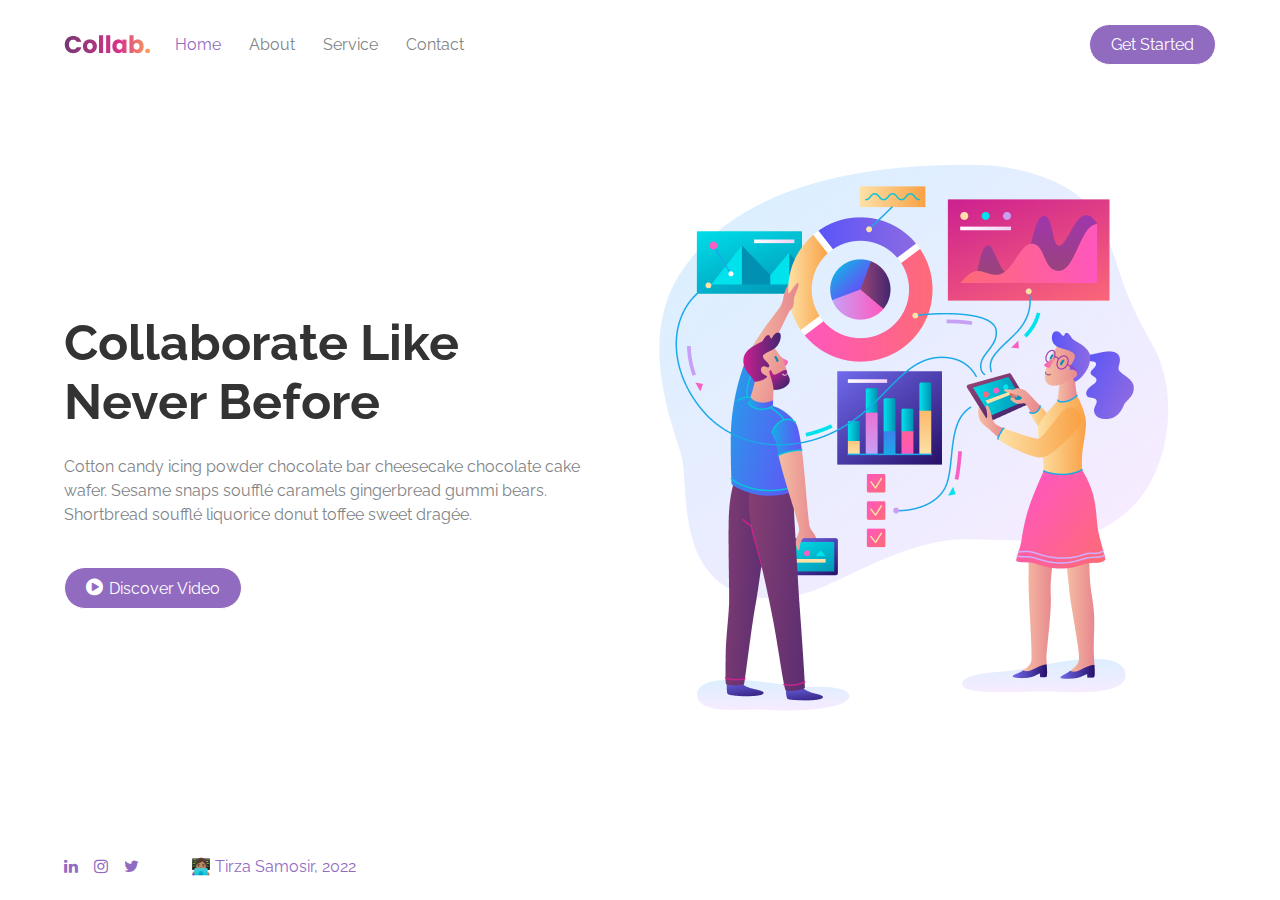
<file: colab_project/index.html>
<!DOCTYPE html>
<html lang="en">

<head>
    <meta charset="UTF-8">
    <meta http-equiv="X-UA-Compatible" content="IE=edge">
    <meta name="viewport" content="width=device-width, initial-scale=1.0">

    <!-- Font awesome -->
    <link rel="stylesheet" href="https://cdnjs.cloudflare.com/ajax/libs/font-awesome/4.7.0/css/font-awesome.min.css">

    <!-- Google font -->
    <link rel="preconnect" href="https://fonts.googleapis.com">
    <link rel="preconnect" href="https://fonts.gstatic.com" crossorigin>
    <link href="https://fonts.googleapis.com/css2?family=Raleway:ital,wght@0,300;0,400;1,300&display=swap"
        rel="stylesheet">

    <!-- CSS Style -->
    <link rel="stylesheet" href="./style.css">
    <title>👩🏽‍💻Collab.</title>
</head>

<body>
    <div id="container">
        <header><img src="./img/Collab..png" alt="" class="logo">

            <nav class="navigation">
                <a href="" class="navigation--item navigation--item__active">Home</a>
                <a href="" class=" navigation--item">About</a>
                <a href="" class="navigation--item">Service</a>
                <a href="" class="navigation--item">Contact</a>
            </nav>

            <button class="navigation--button">Get Started</button>
        </header>

        <main>
            <div class="main--content">
                <h1 class="headline">Collaborate Like <br>Never Before</h1>
                <p class="description">
                    Cotton candy icing powder chocolate bar cheesecake chocolate cake wafer. Sesame snaps soufflé
                    caramels gingerbread gummi bears. Shortbread soufflé liquorice donut toffee sweet dragée.
                </p>

                <button class="play-button">
                    <i class="fa fa-play-circle"> </i>Discover Video
                </button>
            </div>

            <div class="main-image">
                <img src="./img/data-x1.png" alt="">
            </div>
        </main>

        <footer>
            <div class="socials">
                <a href="" class="socials--item"><i class="fa fa-linkedin"></i></a>
                <a href="" class="socials--item"><i class="fa fa-instagram"></i></a>
                <a href="" class="socials--item"><i class="fa fa-twitter"></i></a>
            </div>

            <span>👩🏽‍💻 Tirza Samosir, 2022</span>
        </footer>
    </div>
</body>

</html>
</file>
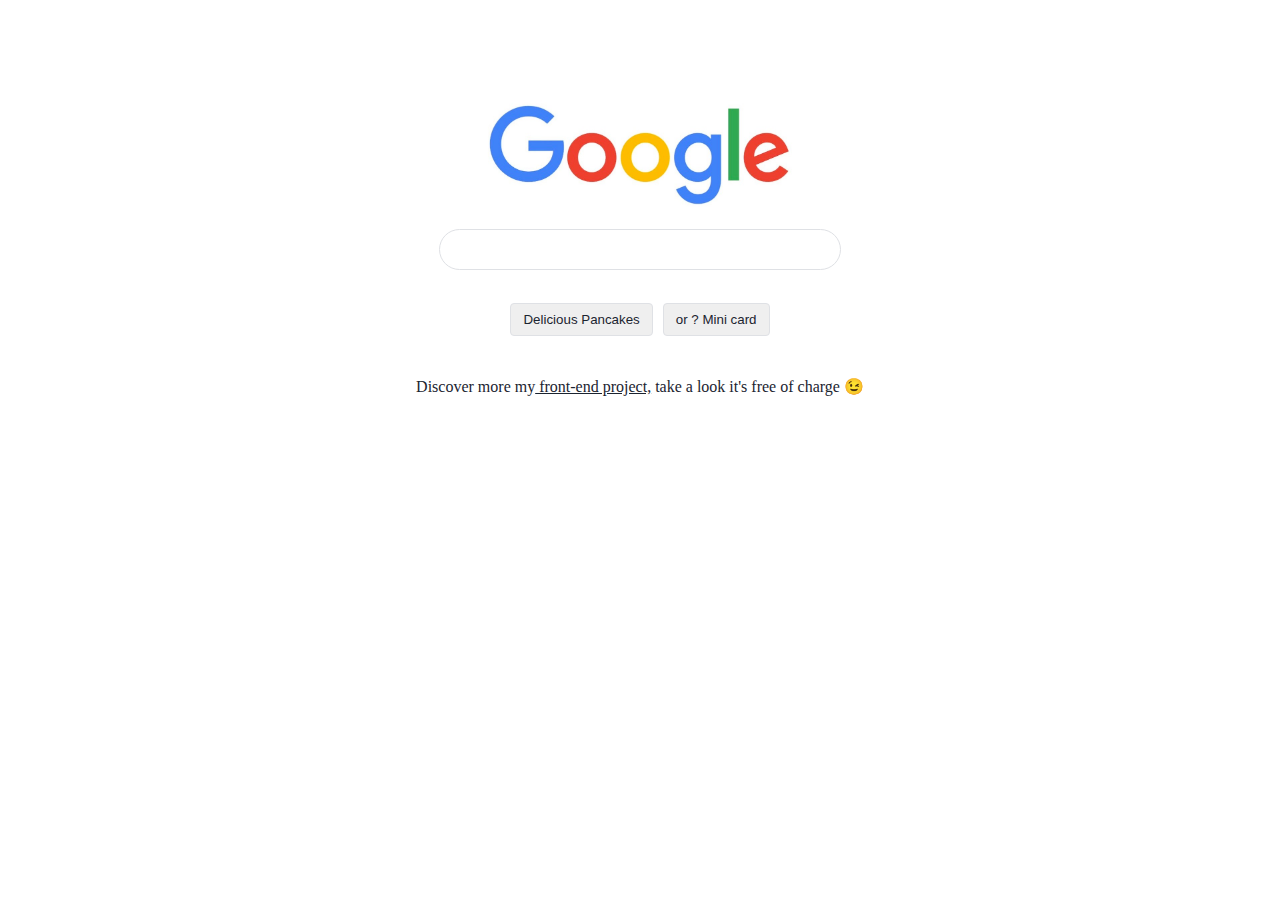
<file: scrimba/index.html>
<!DOCTYPE html>
<html lang="en">

<head>
    <meta charset="UTF-8">
    <meta http-equiv="X-UA-Compatible" content="IE=edge">
    <meta name="viewport" content="width=device-width, initial-scale=1.0">

    <!-- HTML, CSS link -->
    <link rel="stylesheet" href="./project.html">
    <link rel="stylesheet" href="./style.css">

    <title>👩🏽‍💻 Google</title>
</head>

<body>
    <div class="main">
        <img class="google-image" src="./image/google.jpg" alt="google-image">
        <input class="search-input" type="text"> <br />
        <div class="btn-wrapper">
            <button class="btn"><a href="./project.html" target="_blank">Delicious Pancakes</a> </button>
            <button class="btn"><a href="./card.html" target="_blank">or ? Mini card </a> </button>
        </div>
    </div>

    <p id="google-skills">Discover more my<a class="skills" href="../colab_project/index.html" target="_blank">
            front-end
            project,</a>
        take a look it's free of charge 😉</p>
    </div>

</body>

</html>
</file>
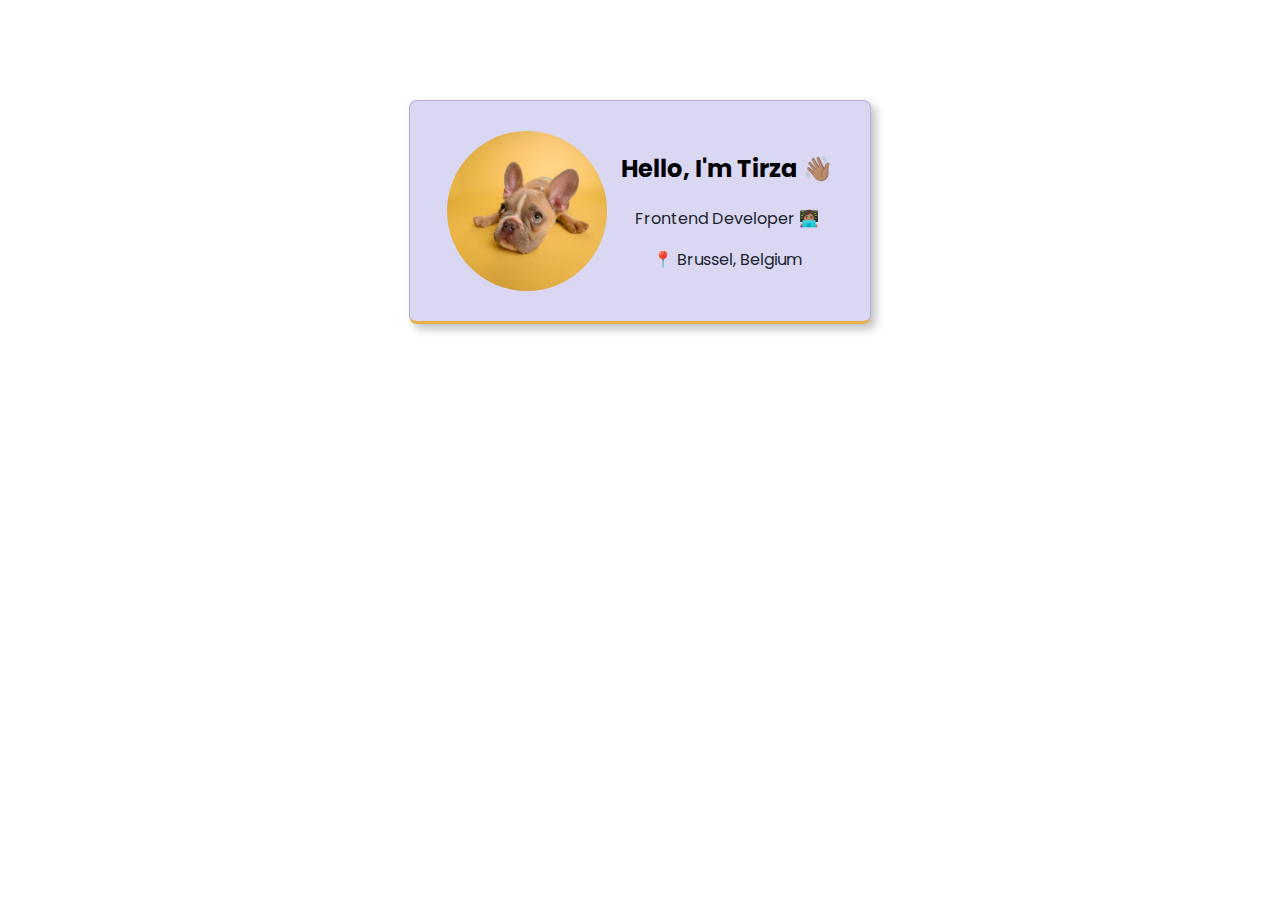
<file: scrimba/card.html>
<!DOCTYPE html>
<html lang="en">

<head>
    <meta charset="UTF-8">
    <meta http-equiv="X-UA-Compatible" content="IE=edge">
    <meta name="viewport" content="width=device-width, initial-scale=1.0">

    <!-- Google Font -->
    <link rel="preconnect" href="https://fonts.googleapis.com">
    <link rel="preconnect" href="https://fonts.gstatic.com" crossorigin>
    <link href="https://fonts.googleapis.com/css2?family=Poppins:wght@100;300;700&display=swap" rel="stylesheet">
    <link rel="stylesheet" href="./style.css">
    <title>👩🏽‍💻 Tirza | mini card </title>
</head>

<body>
    <div class="card">
        <img class="puppy-profil" src="./image/cute-puppy.jpg" alt="cute puppy image">
        <div class="about">
            <h2>Hello, I'm Tirza 👋🏽</h2>
            <p>Frontend Developer 👩🏽‍💻</p>
            <p>📍 Brussel, Belgium</p>

        </div>

    </div>
</body>

</html>
</file>
<file: colab_project/style.css>
* {
  box-sizing: border-box;
  font: inherit;
  color: inherit;
}

body {
  font-family: "Raleway", sans-serif;
  padding: 0;
  margin: 0;

  color: #333;
}

#container {
  max-width: 1200px;
  padding: 24px;
  margin: 0 auto;
  display: grid;
  height: 100vh;
  grid-template-rows: auto 1fr auto;
}

.description {
  color: #7f8487;
  margin: 0;
  line-height: 1.5;
  padding: 0;

  margin-top: 24px;
  margin-bottom: 40px;
}

footer {
  display: flex;
  color: #916bbf;
}

.socials {
  margin-right: 40px;
  color: #916bbf;
}

.socials--item {
  margin-right: 12px;
}

.socials--item:hover {
  color: #333;
  transition: all 300ms ease-in-out;
}

header {
  display: flex;
  align-items: center;
}

.headline {
  font-size: 50px;
  font-weight: 700;
  margin: 0;
  padding: 0;
}

p {
  max-width: 600px;
}

.play-button {
  border: 1px solid;
  border-radius: 65px;
  color: #fff;
  cursor: pointer;
  background: #916bbf;
  padding: 10px 21px;

  display: flex;
  align-items: center;
}

.play-button:hover {
  background-color: #fff;
  color: #916bbf;
  transition: all 300ms ease-in-out;
}

.play-button .fa {
  background: inherit;
  font-size: 1.23rem;
  margin-right: 6px;
}

main {
  display: flex;
  align-items: center;
}

.main--content {
  flex: 1;
}

.main--image {
  flex: 1;
}

.navigation {
  flex-grow: 1;
}

.navigation--item {
  text-decoration: none;
  color: #7f8487;
  margin-left: 24px;
}

.navigation--item:first-child {
  margin-left: 1;
}

.navigation--item__active {
  color: #916bbf;
}

.navigation--button {
  border: none;
  color: #fff;
  background: #916bbf;
  padding: 10px 21px;
  border: 1px solid;
  border-radius: 65px;
  cursor: pointer;
}

.navigation--button:hover {
  background-color: #fff;
  color: #916bbf;
  transition: all 300ms ease-in-out;
}
</file>
<file: scrimba/style.css>
.main {
  margin-top: 100px;
}

a {
  color: #1b2430;
  text-decoration: none;
}

.btn {
  border-radius: 4px;
  border: 1px solid #dfe1e5;
  cursor: pointer;
  padding: 8px 12px;
  margin: 15px 5px 25px;
}

.btn:hover {
  background-color: #f3bc0592;
  color: #dfe1e5;
  cursor: pointer;
  transition: all 200ms ease-in-out;
}

/* center the button */
.btn-wrapper {
  display: flex;
  justify-content: center;
}

.google-image {
  display: block;
  margin-top: 100px 0;
  margin: 0 auto;
  width: 400px;
}

#google-skills {
  text-align: center;
}

input {
  border: 1px solid #dfe1e5;
  border-radius: 50px;
  cursor: pointer;
  display: block;
  padding: 12px 50px;
  margin: 0 auto;
  margin-top: 22px;
  text-decoration: none;
  width: 300px;
}

p {
  color: #1b2430;
}

.card {
  background-color: #d9d7f1;
  border: 1px solid #baabda;
  border-radius: 8px;
  border-bottom: 3px solid #e6b14a;
  box-shadow: 5px 5px 10px rgba(52, 51, 51, 0.3);
  display: flex;
  font-family: "Poppins", sans-serif;
  justify-content: space-around;
  margin: 0 auto;
  margin-top: 100px;
  padding: 30px;
  width: 400px;
}

.puppy-profil {
  width: 40%;
  border-radius: 100px;
}

.skills {
  text-decoration: underline;
}

.about {
  text-align: center;
}
</file>
